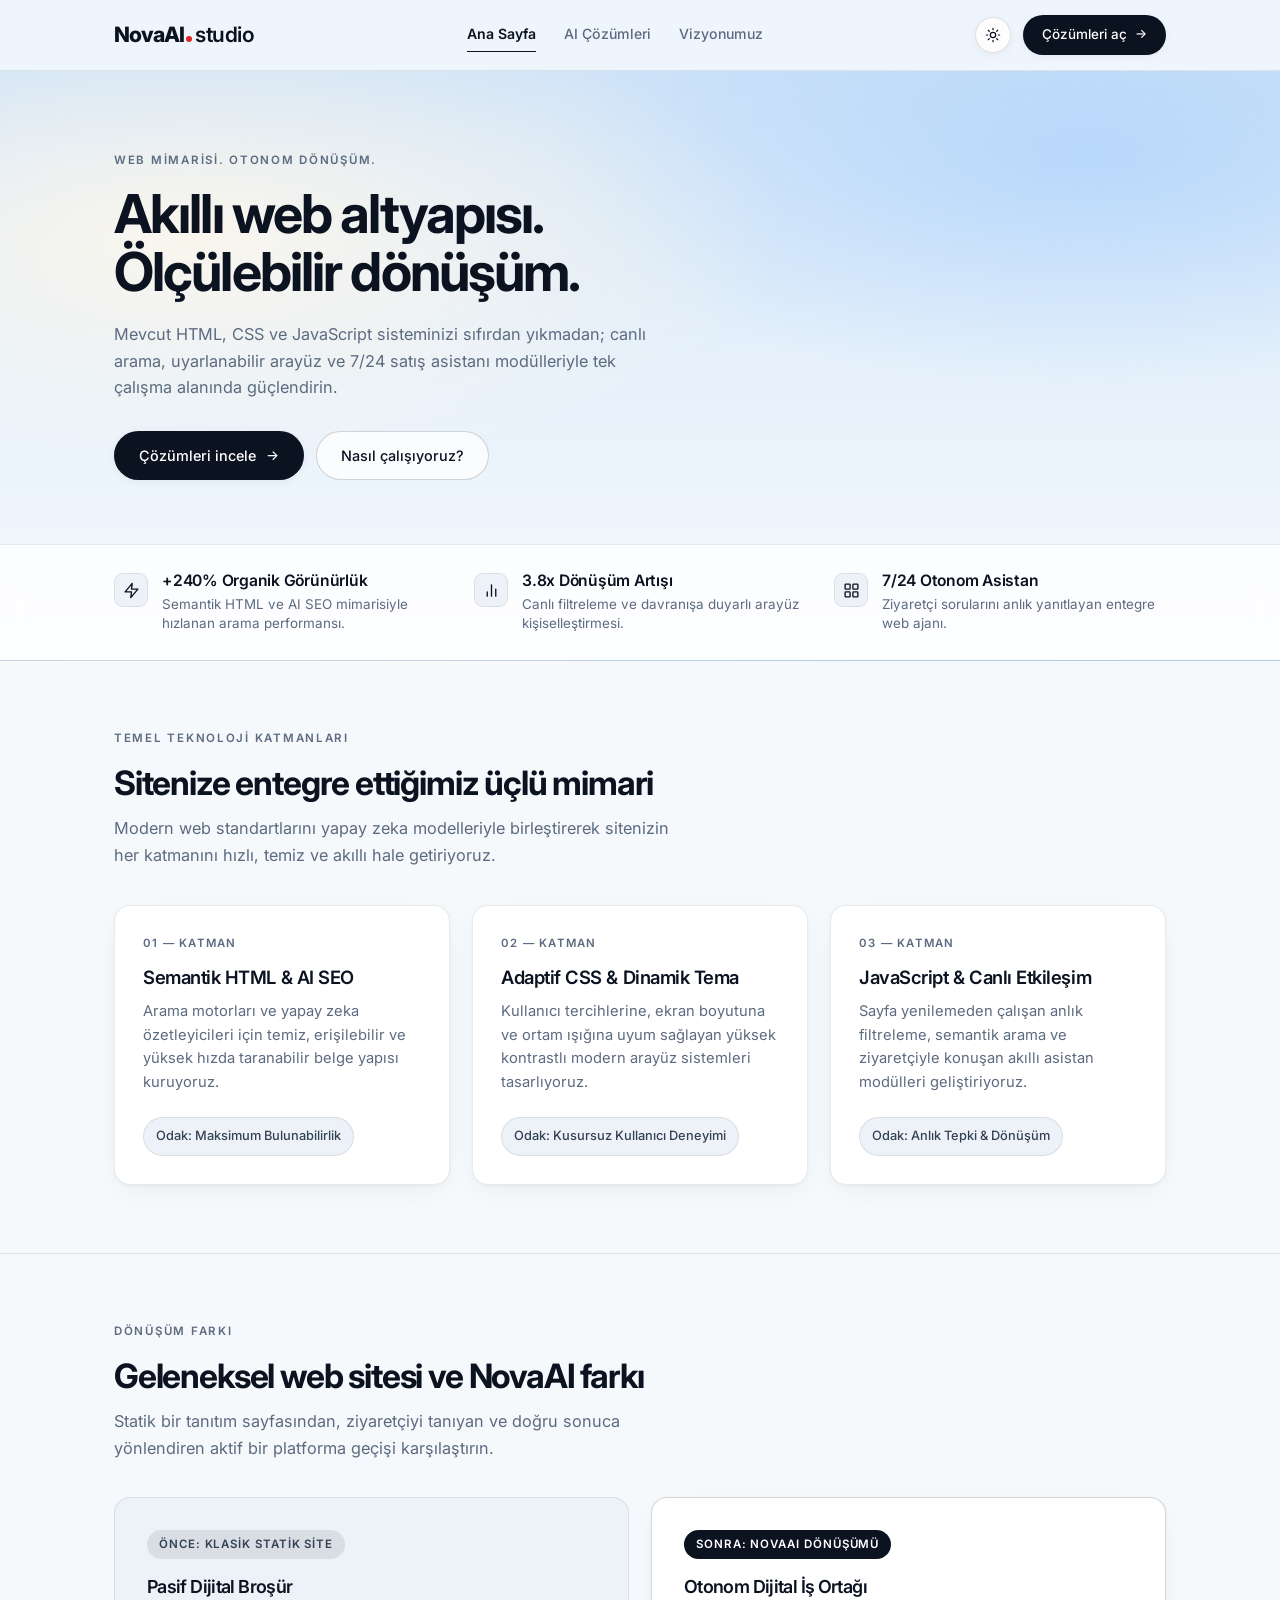
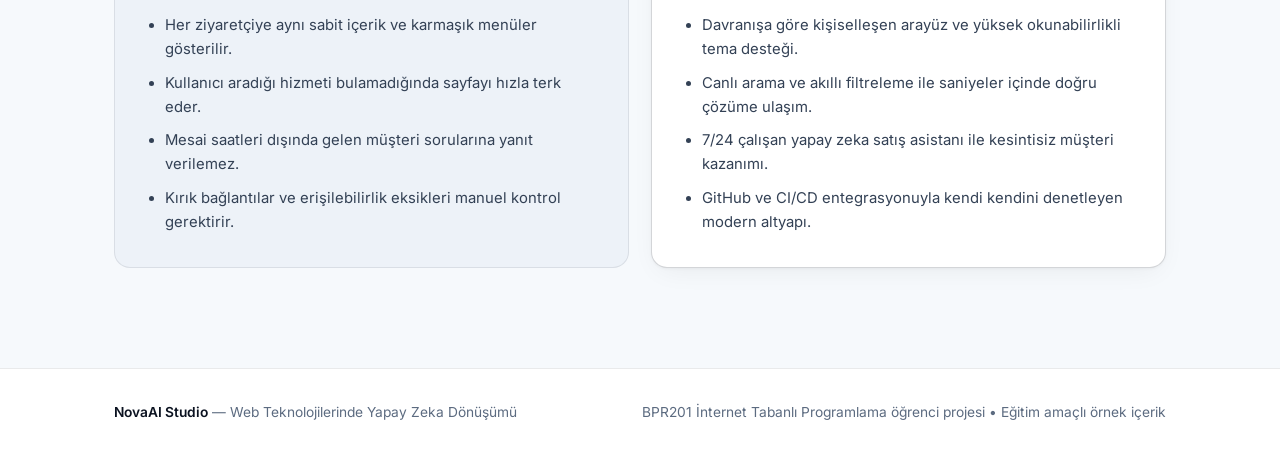
<file: index.html>
<!DOCTYPE html>
<html lang="tr">
<head>
  <meta charset="UTF-8">
  <meta name="viewport" content="width=device-width, initial-scale=1.0">
  <title>Ana Sayfa | NovaAI Studio</title>
  <link rel="stylesheet" href="style.css">
  <script src="script.js" defer></script>
</head>
<body>
  <header class="site-header">
    <div class="container nav-container">
      <a href="index.html" class="brand">
        NovaAI<span class="brand-dot" aria-hidden="true"></span><span>studio</span>
      </a>

      <nav class="nav-center" aria-label="Ana Menü">
        <ul class="nav-list">
          <li><a href="index.html" class="active">Ana Sayfa</a></li>
          <li><a href="cozumler.html">AI Çözümleri</a></li>
          <li><a href="vizyonumuz.html">Vizyonumuz</a></li>
        </ul>
      </nav>

      <div class="nav-right">
        <button type="button" id="theme-toggle" class="theme-toggle" aria-label="Koyu temaya geç" aria-pressed="false" title="Koyu temaya geç">
          <svg viewBox="0 0 24 24" aria-hidden="true">
            <circle cx="12" cy="12" r="4"></circle>
            <path d="M12 2v2M12 20v2M4.93 4.93l1.41 1.41M17.66 17.66l1.41 1.41M2 12h2M20 12h2M4.93 19.07l1.41-1.41M17.66 6.34l1.41-1.41"></path>
          </svg>
        </button>
        <a href="cozumler.html" class="header-cta">
          Çözümleri aç <span class="btn-arrow" aria-hidden="true">→</span>
        </a>
      </div>
    </div>
  </header>

  <main>
    <!-- Hero Bölümü -->
    <section class="hero">
      <div class="container hero-inner">
        <span class="eyebrow">WEB MİMARİSİ. OTONOM DÖNÜŞÜM.</span>
        <h1>Akıllı web altyapısı.<br>Ölçülebilir dönüşüm.</h1>
        <p class="hero-desc">
          Mevcut HTML, CSS ve JavaScript sisteminizi sıfırdan yıkmadan; canlı arama, uyarlanabilir arayüz ve 7/24 satış asistanı modülleriyle tek çalışma alanında güçlendirin.
        </p>
        <div class="hero-actions">
          <a href="cozumler.html" class="btn btn-primary">
            Çözümleri incele <span class="btn-arrow" aria-hidden="true">→</span>
          </a>
          <a href="vizyonumuz.html" class="btn btn-outline">
            Nasıl çalışıyoruz?
          </a>
        </div>
      </div>

      <div class="hero-strip">
        <div class="container">
          <div class="metrics-bar" aria-label="Performans Metrikleri">
            <div class="metric-item">
              <div class="metric-icon" aria-hidden="true">
                <svg viewBox="0 0 24 24">
                  <polygon points="13 2 3 14 12 14 11 22 21 10 12 10 13 2"></polygon>
                </svg>
              </div>
              <div>
                <strong>+240% Organik Görünürlük</strong>
                <span>Semantik HTML ve AI SEO mimarisiyle hızlanan arama performansı.</span>
              </div>
            </div>

            <div class="metric-item">
              <div class="metric-icon" aria-hidden="true">
                <svg viewBox="0 0 24 24">
                  <line x1="18" y1="20" x2="18" y2="10"></line>
                  <line x1="12" y1="20" x2="12" y2="4"></line>
                  <line x1="6" y1="20" x2="6" y2="14"></line>
                </svg>
              </div>
              <div>
                <strong>3.8x Dönüşüm Artışı</strong>
                <span>Canlı filtreleme ve davranışa duyarlı arayüz kişiselleştirmesi.</span>
              </div>
            </div>

            <div class="metric-item">
              <div class="metric-icon" aria-hidden="true">
                <svg viewBox="0 0 24 24">
                  <rect x="3" y="3" width="7" height="7" rx="1"></rect>
                  <rect x="14" y="3" width="7" height="7" rx="1"></rect>
                  <rect x="14" y="14" width="7" height="7" rx="1"></rect>
                  <rect x="3" y="14" width="7" height="7" rx="1"></rect>
                </svg>
              </div>
              <div>
                <strong>7/24 Otonom Asistan</strong>
                <span>Ziyaretçi sorularını anlık yanıtlayan entegre web ajanı.</span>
              </div>
            </div>
          </div>
        </div>
      </div>
    </section>

    <!-- Temel Yetenekler Bölümü -->
    <section class="section">
      <div class="container">
        <div class="section-header">
          <span class="eyebrow">TEMEL TEKNOLOJİ KATMANLARI</span>
          <h2>Sitenize entegre ettiğimiz üçlü mimari</h2>
          <p class="section-lead">
            Modern web standartlarını yapay zeka modelleriyle birleştirerek sitenizin her katmanını hızlı, temiz ve akıllı hale getiriyoruz.
          </p>
        </div>

        <div class="grid-3">
          <article class="feature-card">
            <div>
              <div class="card-step">01 — KATMAN</div>
              <h3 class="card-title">Semantik HTML &amp; AI SEO</h3>
              <p class="card-desc">
                Arama motorları ve yapay zeka özetleyicileri için temiz, erişilebilir ve yüksek hızda taranabilir belge yapısı kuruyoruz.
              </p>
            </div>
            <p class="card-location">Odak: Maksimum Bulunabilirlik</p>
          </article>

          <article class="feature-card">
            <div>
              <div class="card-step">02 — KATMAN</div>
              <h3 class="card-title">Adaptif CSS &amp; Dinamik Tema</h3>
              <p class="card-desc">
                Kullanıcı tercihlerine, ekran boyutuna ve ortam ışığına uyum sağlayan yüksek kontrastlı modern arayüz sistemleri tasarlıyoruz.
              </p>
            </div>
            <p class="card-location">Odak: Kusursuz Kullanıcı Deneyimi</p>
          </article>

          <article class="feature-card">
            <div>
              <div class="card-step">03 — KATMAN</div>
              <h3 class="card-title">JavaScript &amp; Canlı Etkileşim</h3>
              <p class="card-desc">
                Sayfa yenilemeden çalışan anlık filtreleme, semantik arama ve ziyaretçiyle konuşan akıllı asistan modülleri geliştiriyoruz.
              </p>
            </div>
            <p class="card-location">Odak: Anlık Tepki &amp; Dönüşüm</p>
          </article>
        </div>
      </div>
    </section>

    <!-- Önce / Sonra Karşılaştırma Bölümü -->
    <section class="section">
      <div class="container">
        <div class="section-header">
          <span class="eyebrow">DÖNÜŞÜM FARKI</span>
          <h2>Geleneksel web sitesi ve NovaAI farkı</h2>
          <p class="section-lead">
            Statik bir tanıtım sayfasından, ziyaretçiyi tanıyan ve doğru sonuca yönlendiren aktif bir platforma geçişi karşılaştırın.
          </p>
        </div>

        <div class="comparison-box">
          <div class="comp-col comp-old">
            <span class="badge badge-muted">Önce: Klasik Statik Site</span>
            <h3>Pasif Dijital Broşür</h3>
            <ul>
              <li>Her ziyaretçiye aynı sabit içerik ve karmaşık menüler gösterilir.</li>
              <li>Kullanıcı aradığı hizmeti bulamadığında sayfayı hızla terk eder.</li>
              <li>Mesai saatleri dışında gelen müşteri sorularına yanıt verilemez.</li>
              <li>Kırık bağlantılar ve erişilebilirlik eksikleri manuel kontrol gerektirir.</li>
            </ul>
          </div>

          <div class="comp-col comp-new">
            <span class="badge badge-accent">Sonra: NovaAI Dönüşümü</span>
            <h3>Otonom Dijital İş Ortağı</h3>
            <ul>
              <li>Davranışa göre kişiselleşen arayüz ve yüksek okunabilirlikli tema desteği.</li>
              <li>Canlı arama ve akıllı filtreleme ile saniyeler içinde doğru çözüme ulaşım.</li>
              <li>7/24 çalışan yapay zeka satış asistanı ile kesintisiz müşteri kazanımı.</li>
              <li>GitHub ve CI/CD entegrasyonuyla kendi kendini denetleyen modern altyapı.</li>
            </ul>
          </div>
        </div>
      </div>
    </section>
  </main>

  <footer class="site-footer">
    <div class="container footer-inner">
      <p><strong>NovaAI Studio</strong> — Web Teknolojilerinde Yapay Zeka Dönüşümü</p>
      <p>BPR201 İnternet Tabanlı Programlama öğrenci projesi • Eğitim amaçlı örnek içerik</p>
    </div>
  </footer>
</body>
</html>
</file>
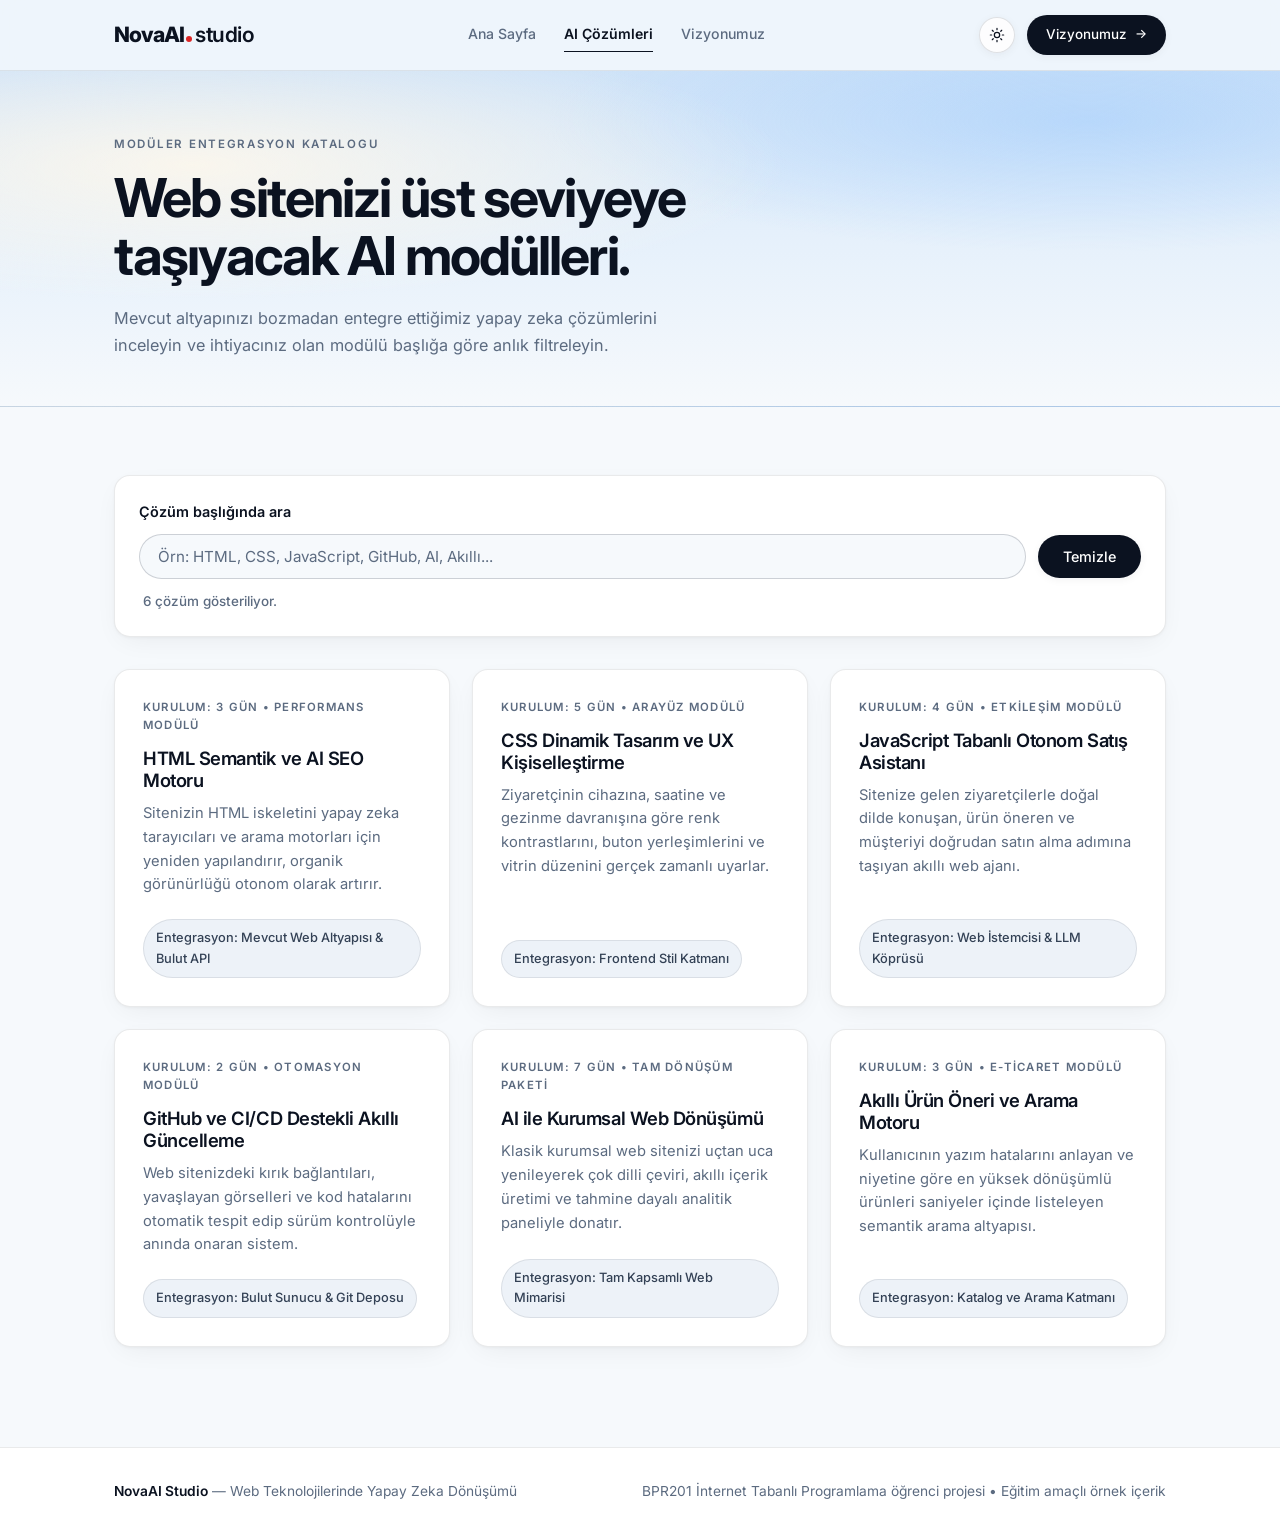
<file: cozumler.html>
<!DOCTYPE html>
<html lang="tr">
<head>
  <meta charset="UTF-8">
  <meta name="viewport" content="width=device-width, initial-scale=1.0">
  <title>AI Çözümleri | NovaAI Studio</title>
  <link rel="stylesheet" href="style.css">
  <script src="script.js" defer></script>
</head>
<body>
  <header class="site-header">
    <div class="container nav-container">
      <a href="index.html" class="brand">
        NovaAI<span class="brand-dot" aria-hidden="true"></span><span>studio</span>
      </a>

      <nav class="nav-center" aria-label="Ana Menü">
        <ul class="nav-list">
          <li><a href="index.html">Ana Sayfa</a></li>
          <li><a href="cozumler.html" class="active">AI Çözümleri</a></li>
          <li><a href="vizyonumuz.html">Vizyonumuz</a></li>
        </ul>
      </nav>

      <div class="nav-right">
        <button type="button" id="theme-toggle" class="theme-toggle" aria-label="Koyu temaya geç" aria-pressed="false" title="Koyu temaya geç">
          <svg viewBox="0 0 24 24" aria-hidden="true">
            <circle cx="12" cy="12" r="4"></circle>
            <path d="M12 2v2M12 20v2M4.93 4.93l1.41 1.41M17.66 17.66l1.41 1.41M2 12h2M20 12h2M4.93 19.07l1.41-1.41M17.66 6.34l1.41-1.41"></path>
          </svg>
        </button>
        <a href="vizyonumuz.html" class="header-cta">
          Vizyonumuz <span class="btn-arrow" aria-hidden="true">→</span>
        </a>
      </div>
    </div>
  </header>

  <main>
    <section class="page-hero">
      <div class="container">
        <span class="eyebrow">MODÜLER ENTEGRASYON KATALOGU</span>
        <h1>Web sitenizi üst seviyeye taşıyacak AI modülleri.</h1>
        <p class="section-lead">
          Mevcut altyapınızı bozmadan entegre ettiğimiz yapay zeka çözümlerini inceleyin ve ihtiyacınız olan modülü başlığa göre anlık filtreleyin.
        </p>
      </div>
    </section>

    <section class="section">
      <div class="container">
        <div class="search-panel">
          <label for="event-search" class="search-label">Çözüm başlığında ara</label>
          <div class="search-row">
            <input 
              type="search" 
              id="event-search" 
              class="search-input" 
              placeholder="Örn: HTML, CSS, JavaScript, GitHub, AI, Akıllı..." 
              autocomplete="off"
            >
            <button type="button" id="clear-search" class="btn btn-primary">Temizle</button>
          </div>
          <p id="result-count" class="result-count" aria-live="polite">6 çözüm gösteriliyor.</p>
        </div>

        <div id="empty-message" class="empty-state" hidden>
          Aramanıza uygun AI dönüşüm çözümü bulunamadı. Lütfen farklı bir anahtar kelime deneyin.
        </div>

        <div id="cards-grid" class="cards-grid">
          <!-- Kart 1 -->
          <article class="solution-card">
            <div>
              <div class="card-meta">KURULUM: 3 GÜN • PERFORMANS MODÜLÜ</div>
              <h2 class="card-title">HTML Semantik ve AI SEO Motoru</h2>
              <p class="card-desc">
                Sitenizin HTML iskeletini yapay zeka tarayıcıları ve arama motorları için yeniden yapılandırır, organik görünürlüğü otonom olarak artırır.
              </p>
            </div>
            <p class="card-location">Entegrasyon: Mevcut Web Altyapısı &amp; Bulut API</p>
          </article>

          <!-- Kart 2 -->
          <article class="solution-card">
            <div>
              <div class="card-meta">KURULUM: 5 GÜN • ARAYÜZ MODÜLÜ</div>
              <h2 class="card-title">CSS Dinamik Tasarım ve UX Kişiselleştirme</h2>
              <p class="card-desc">
                Ziyaretçinin cihazına, saatine ve gezinme davranışına göre renk kontrastlarını, buton yerleşimlerini ve vitrin düzenini gerçek zamanlı uyarlar.
              </p>
            </div>
            <p class="card-location">Entegrasyon: Frontend Stil Katmanı</p>
          </article>

          <!-- Kart 3 -->
          <article class="solution-card">
            <div>
              <div class="card-meta">KURULUM: 4 GÜN • ETKİLEŞİM MODÜLÜ</div>
              <h2 class="card-title">JavaScript Tabanlı Otonom Satış Asistanı</h2>
              <p class="card-desc">
                Sitenize gelen ziyaretçilerle doğal dilde konuşan, ürün öneren ve müşteriyi doğrudan satın alma adımına taşıyan akıllı web ajanı.
              </p>
            </div>
            <p class="card-location">Entegrasyon: Web İstemcisi &amp; LLM Köprüsü</p>
          </article>

          <!-- Kart 4 -->
          <article class="solution-card">
            <div>
              <div class="card-meta">KURULUM: 2 GÜN • OTOMASYON MODÜLÜ</div>
              <h2 class="card-title">GitHub ve CI/CD Destekli Akıllı Güncelleme</h2>
              <p class="card-desc">
                Web sitenizdeki kırık bağlantıları, yavaşlayan görselleri ve kod hatalarını otomatik tespit edip sürüm kontrolüyle anında onaran sistem.
              </p>
            </div>
            <p class="card-location">Entegrasyon: Bulut Sunucu &amp; Git Deposu</p>
          </article>

          <!-- Kart 5 -->
          <article class="solution-card">
            <div>
              <div class="card-meta">KURULUM: 7 GÜN • TAM DÖNÜŞÜM PAKETİ</div>
              <h2 class="card-title">AI ile Kurumsal Web Dönüşümü</h2>
              <p class="card-desc">
                Klasik kurumsal web sitenizi uçtan uca yenileyerek çok dilli çeviri, akıllı içerik üretimi ve tahmine dayalı analitik paneliyle donatır.
              </p>
            </div>
            <p class="card-location">Entegrasyon: Tam Kapsamlı Web Mimarisi</p>
          </article>

          <!-- Kart 6 (Slayt 30 Ders Sonu Görevi) -->
          <article class="solution-card">
            <div>
              <div class="card-meta">KURULUM: 3 GÜN • E-TİCARET MODÜLÜ</div>
              <h2 class="card-title">Akıllı Ürün Öneri ve Arama Motoru</h2>
              <p class="card-desc">
                Kullanıcının yazım hatalarını anlayan ve niyetine göre en yüksek dönüşümlü ürünleri saniyeler içinde listeleyen semantik arama altyapısı.
              </p>
            </div>
            <p class="card-location">Entegrasyon: Katalog ve Arama Katmanı</p>
          </article>
        </div>
      </div>
    </section>
  </main>

  <footer class="site-footer">
    <div class="container footer-inner">
      <p><strong>NovaAI Studio</strong> — Web Teknolojilerinde Yapay Zeka Dönüşümü</p>
      <p class="footer-sub">BPR201 İnternet Tabanlı Programlama öğrenci projesi • Eğitim amaçlı örnek içerik</p>
    </div>
  </footer>
</body>
</html>
</file>
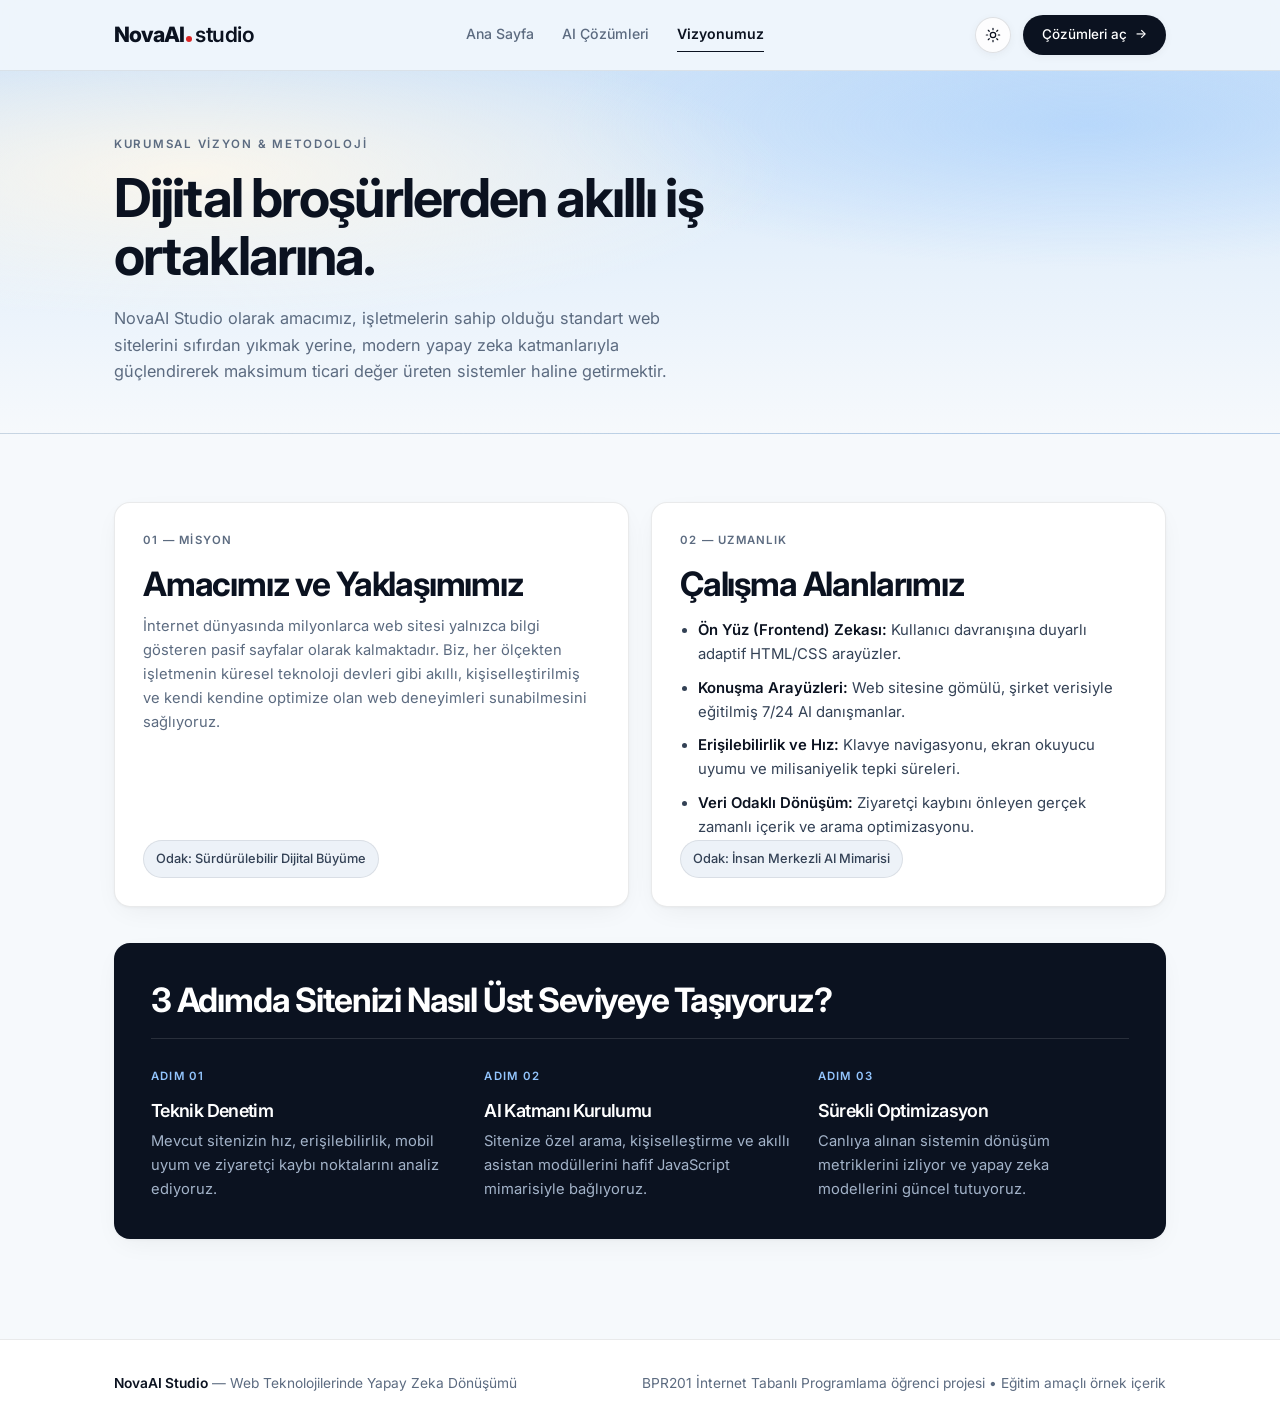
<file: vizyonumuz.html>
<!DOCTYPE html>
<html lang="tr">
<head>
  <meta charset="UTF-8">
  <meta name="viewport" content="width=device-width, initial-scale=1.0">
  <title>Vizyonumuz | NovaAI Studio</title>
  <link rel="stylesheet" href="style.css">
  <script src="script.js" defer></script>
</head>
<body>
  <header class="site-header">
    <div class="container nav-container">
      <a href="index.html" class="brand">
        NovaAI<span class="brand-dot" aria-hidden="true"></span><span>studio</span>
      </a>

      <nav class="nav-center" aria-label="Ana Menü">
        <ul class="nav-list">
          <li><a href="index.html">Ana Sayfa</a></li>
          <li><a href="cozumler.html">AI Çözümleri</a></li>
          <li><a href="vizyonumuz.html" class="active">Vizyonumuz</a></li>
        </ul>
      </nav>

      <div class="nav-right">
        <button type="button" id="theme-toggle" class="theme-toggle" aria-label="Koyu temaya geç" aria-pressed="false" title="Koyu temaya geç">
          <svg viewBox="0 0 24 24" aria-hidden="true">
            <circle cx="12" cy="12" r="4"></circle>
            <path d="M12 2v2M12 20v2M4.93 4.93l1.41 1.41M17.66 17.66l1.41 1.41M2 12h2M20 12h2M4.93 19.07l1.41-1.41M17.66 6.34l1.41-1.41"></path>
          </svg>
        </button>
        <a href="cozumler.html" class="header-cta">
          Çözümleri aç <span class="btn-arrow" aria-hidden="true">→</span>
        </a>
      </div>
    </div>
  </header>

  <main>
    <section class="page-hero">
      <div class="container">
        <span class="eyebrow">KURUMSAL VİZYON &amp; METODOLOJİ</span>
        <h1>Dijital broşürlerden akıllı iş ortaklarına.</h1>
        <p class="section-lead">
          NovaAI Studio olarak amacımız, işletmelerin sahip olduğu standart web sitelerini sıfırdan yıkmak yerine, modern yapay zeka katmanlarıyla güçlendirerek maksimum ticari değer üreten sistemler haline getirmektir.
        </p>
      </div>
    </section>

    <section class="section">
      <div class="container">
        <div class="grid-2">
          <article class="feature-card">
            <div>
              <div class="card-step">01 — MİSYON</div>
              <h2>Amacımız ve Yaklaşımımız</h2>
              <p class="card-desc">
                İnternet dünyasında milyonlarca web sitesi yalnızca bilgi gösteren pasif sayfalar olarak kalmaktadır. 
                Biz, her ölçekten işletmenin küresel teknoloji devleri gibi akıllı, kişiselleştirilmiş ve kendi kendine 
                optimize olan web deneyimleri sunabilmesini sağlıyoruz.
              </p>
            </div>
            <div class="card-location">Odak: Sürdürülebilir Dijital Büyüme</div>
          </article>

          <article class="feature-card">
            <div>
              <div class="card-step">02 — UZMANLIK</div>
              <h2>Çalışma Alanlarımız</h2>
              <ul class="clean-list">
                <li><strong>Ön Yüz (Frontend) Zekası:</strong> Kullanıcı davranışına duyarlı adaptif HTML/CSS arayüzler.</li>
                <li><strong>Konuşma Arayüzleri:</strong> Web sitesine gömülü, şirket verisiyle eğitilmiş 7/24 AI danışmanlar.</li>
                <li><strong>Erişilebilirlik ve Hız:</strong> Klavye navigasyonu, ekran okuyucu uyumu ve milisaniyelik tepki süreleri.</li>
                <li><strong>Veri Odaklı Dönüşüm:</strong> Ziyaretçi kaybını önleyen gerçek zamanlı içerik ve arama optimizasyonu.</li>
              </ul>
            </div>
            <div class="card-location">Odak: İnsan Merkezli AI Mimarisi</div>
          </article>
        </div>

        <div class="process-banner">
          <h2>3 Adımda Sitenizi Nasıl Üst Seviyeye Taşıyoruz?</h2>
          <div class="grid-3">
            <div>
              <div class="card-step">ADIM 01</div>
              <h3>Teknik Denetim</h3>
              <p class="card-desc">Mevcut sitenizin hız, erişilebilirlik, mobil uyum ve ziyaretçi kaybı noktalarını analiz ediyoruz.</p>
            </div>
            <div>
              <div class="card-step">ADIM 02</div>
              <h3>AI Katmanı Kurulumu</h3>
              <p class="card-desc">Sitenize özel arama, kişiselleştirme ve akıllı asistan modüllerini hafif JavaScript mimarisiyle bağlıyoruz.</p>
            </div>
            <div>
              <div class="card-step">ADIM 03</div>
              <h3>Sürekli Optimizasyon</h3>
              <p class="card-desc">Canlıya alınan sistemin dönüşüm metriklerini izliyor ve yapay zeka modellerini güncel tutuyoruz.</p>
            </div>
          </div>
        </div>
      </div>
    </section>
  </main>

  <footer class="site-footer">
    <div class="container footer-inner">
      <p><strong>NovaAI Studio</strong> — Web Teknolojilerinde Yapay Zeka Dönüşümü</p>
      <p>BPR201 İnternet Tabanlı Programlama öğrenci projesi • Eğitim amaçlı örnek içerik</p>
    </div>
  </footer>
</body>
</html>
</file>
<file: style.css>
@import url('https://fonts.googleapis.com/css2?family=Inter:wght@400;500;600;700;800&display=swap');

:root {
  /* VARSAYILAN: AÇIK TEMA (N.live İlhamlı Buzul Beyazı, Gece Laciverti ve Kırmızı Vurgu) */
  --bg-main: #f6f9fc;
  --bg-surface: #ffffff;
  --bg-subtle: #edf2f8;
  --bg-glass: rgba(255, 255, 255, 0.72);
  --text-navy: #0b1220;
  --text-body: #334155;
  --text-muted: #5c6b80;
  --accent-red: #dc2626;
  --accent-blue: #1d4ed8;
  --accent-soft: #eff6ff;
  --accent-border: #bfdbfe;
  --btn-primary-bg: #0b1220;
  --btn-primary-text: #ffffff;
  --btn-primary-hover: #1e293b;
  --header-cta-bg: #0b1220;
  --header-cta-text: #ffffff;
  --header-cta-border: transparent;
  --toggle-bg: rgba(255, 255, 255, 0.85);
  --toggle-border: rgba(11, 18, 32, 0.12);
  --border-color: rgba(15, 23, 42, 0.09);
  --border-strong: rgba(15, 23, 42, 0.18);
  --focus-ring: #2563eb;
  --shadow-sm: 0 2px 8px rgba(11, 18, 32, 0.05);
  --shadow-card: 0 8px 28px -8px rgba(11, 18, 32, 0.07), 0 1px 3px rgba(11, 18, 32, 0.04);
  --shadow-card-hover: 0 16px 36px -10px rgba(11, 18, 32, 0.12), 0 2px 6px rgba(11, 18, 32, 0.05);
  --header-bg: rgba(236, 244, 252, 0.78);
  --hero-bg:
    radial-gradient(ellipse 75% 65% at 15% 28%, rgba(255, 248, 235, 0.85), transparent 62%),
    radial-gradient(ellipse 65% 60% at 85% 15%, rgba(147, 197, 253, 0.45), transparent 65%),
    linear-gradient(180deg, #cfe3f8 0%, #e5f0fb 48%, #f6f9fc 100%);
  --strip-bg: rgba(255, 255, 255, 0.78);
  --banner-bg: #0b1220;
  --banner-text: #ffffff;
  --banner-muted: #a3b3c9;
  --banner-accent: #93c5fd;
  --radius: 16px;
  --radius-sm: 10px;
}

/* KOYU TEMA (N.live Gece Fiyordu / Derin Lacivert & Beyaz Hap Butonlar) */
body.dark-theme {
  --bg-main: #08101e;
  --bg-surface: #0f192b;
  --bg-subtle: #152238;
  --bg-glass: rgba(15, 25, 43, 0.72);
  --text-navy: #ffffff;
  --text-body: #cbd5e1;
  --text-muted: #93a4bc;
  --accent-red: #ef4444;
  --accent-blue: #60a5fa;
  --accent-soft: rgba(96, 165, 250, 0.12);
  --accent-border: rgba(96, 165, 250, 0.28);
  --btn-primary-bg: #ffffff;
  --btn-primary-text: #0b1220;
  --btn-primary-hover: #e2e8f0;
  --header-cta-bg: rgba(15, 25, 43, 0.82);
  --header-cta-text: #ffffff;
  --header-cta-border: rgba(255, 255, 255, 0.16);
  --toggle-bg: rgba(15, 25, 43, 0.72);
  --toggle-border: rgba(255, 255, 255, 0.16);
  --border-color: rgba(255, 255, 255, 0.09);
  --border-strong: rgba(255, 255, 255, 0.2);
  --focus-ring: #60a5fa;
  --shadow-sm: 0 2px 10px rgba(0, 0, 0, 0.3);
  --shadow-card: 0 10px 30px -10px rgba(0, 0, 0, 0.45);
  --shadow-card-hover: 0 18px 40px -10px rgba(0, 0, 0, 0.6);
  --header-bg: rgba(16, 28, 46, 0.72);
  --hero-bg:
    radial-gradient(ellipse 70% 55% at 22% 24%, rgba(148, 163, 184, 0.22), transparent 62%),
    radial-gradient(ellipse 65% 55% at 80% 18%, rgba(56, 102, 168, 0.34), transparent 64%),
    linear-gradient(180deg, #324660 0%, #1c2c44 42%, #08101e 100%);
  --strip-bg: rgba(8, 16, 30, 0.72);
  --banner-bg: #0f192b;
  --banner-text: #ffffff;
  --banner-muted: #93a4bc;
  --banner-accent: #60a5fa;
}

[hidden] {
  display: none !important;
}

* {
  box-sizing: border-box;
  margin: 0;
  padding: 0;
}

html, body {
  background-color: var(--bg-main);
  color: var(--text-body);
  font-family: 'Inter', -apple-system, BlinkMacSystemFont, 'Segoe UI', Roboto, sans-serif;
  line-height: 1.6;
  -webkit-font-smoothing: antialiased;
  -moz-osx-font-smoothing: grayscale;
  overflow-x: hidden;
  transition: background-color 0.25s ease, color 0.25s ease;
}

/* Maksimum 1100px genişlik kuralı */
.container {
  max-width: 1100px;
  margin: 0 auto;
  padding: 0 24px;
}

/* Klavye (Tab) erişilebilirliği için görünür focus stili */
a:focus-visible,
button:focus-visible,
input:focus-visible {
  outline: 2px solid var(--focus-ring);
  outline-offset: 3px;
}

/* Tipografi (N.live Tarzı Keskin, Sıkı Aralık Neo-Grotesk) */
h1, h2, h3, .brand {
  font-family: 'Inter', -apple-system, BlinkMacSystemFont, sans-serif;
  color: var(--text-navy);
  letter-spacing: -0.035em;
}

h1 {
  font-size: clamp(2.15rem, 4.6vw, 3.35rem);
  line-height: 1.08;
  font-weight: 700;
  margin-bottom: 20px;
  max-width: 760px;
}

.text-gradient {
  color: var(--text-navy);
}

h2 {
  font-size: clamp(1.5rem, 2.8vw, 2.1rem);
  line-height: 1.18;
  font-weight: 700;
  margin-bottom: 12px;
}

h3 {
  font-size: 1.12rem;
  line-height: 1.3;
  font-weight: 600;
  margin-bottom: 8px;
}

/* Üst Navigasyon (N.live 3 Sütunlu Sade Üst Bar) */
.site-header {
  background-color: var(--header-bg);
  backdrop-filter: blur(14px);
  -webkit-backdrop-filter: blur(14px);
  border-bottom: 1px solid var(--border-color);
  padding: 15px 0;
  position: sticky;
  top: 0;
  z-index: 100;
  transition: background-color 0.25s ease, border-color 0.25s ease;
}

.nav-container {
  display: flex;
  align-items: center;
  justify-content: space-between;
  flex-wrap: wrap;
  gap: 16px;
}

/* N.live Benzeri Marka Logosu (NovaAI . studio) */
.brand {
  color: var(--text-navy);
  text-decoration: none;
  font-weight: 800;
  font-size: 1.32rem;
  display: inline-flex;
  align-items: baseline;
  gap: 0;
  letter-spacing: -0.045em;
}

.brand span {
  color: var(--text-navy);
  font-weight: 600;
  letter-spacing: -0.025em;
}

.brand-dot {
  width: 6px;
  height: 6px;
  border-radius: 50%;
  background-color: var(--accent-red);
  display: inline-block;
  margin: 0 3px 0 2px;
  flex-shrink: 0;
}

.nav-center {
  display: flex;
  align-items: center;
}

.nav-list {
  list-style: none;
  display: flex;
  align-items: center;
  flex-wrap: wrap;
  gap: 28px;
}

.nav-list a {
  color: var(--text-muted);
  text-decoration: none;
  font-weight: 500;
  font-size: 0.88rem;
  padding: 4px 0;
  position: relative;
  transition: color 0.18s ease;
  display: inline-block;
}

.nav-list a:hover {
  color: var(--text-navy);
}

.nav-list a.active {
  color: var(--text-navy);
  font-weight: 600;
}

.nav-list a.active::after {
  content: "";
  position: absolute;
  left: 0;
  right: 0;
  bottom: -2px;
  height: 1.5px;
  background-color: var(--text-navy);
}

.nav-right {
  display: flex;
  align-items: center;
  gap: 12px;
  flex-wrap: wrap;
}

/* Yuvarlak Minimalist SVG Tema Butonu (N.live Tarzı) */
.theme-toggle {
  width: 36px;
  height: 36px;
  border-radius: 999px;
  background-color: var(--toggle-bg);
  color: var(--text-navy);
  border: 1px solid var(--toggle-border);
  display: inline-flex;
  align-items: center;
  justify-content: center;
  cursor: pointer;
  padding: 0;
  transition: transform 0.18s ease, background-color 0.2s ease, border-color 0.2s ease;
  box-shadow: var(--shadow-sm);
}

.theme-toggle:hover {
  border-color: var(--border-strong);
  transform: scale(1.04);
}

.theme-toggle svg {
  width: 16px;
  height: 16px;
  stroke: currentColor;
  fill: none;
  stroke-width: 1.85;
  stroke-linecap: round;
  stroke-linejoin: round;
}

/* Üst Menü Aksiyon Hap Butonu ("Çözümleri aç →") */
.header-cta {
  display: inline-flex;
  align-items: center;
  gap: 8px;
  background-color: var(--header-cta-bg);
  color: var(--header-cta-text);
  border: 1px solid var(--header-cta-border);
  padding: 8px 18px;
  border-radius: 999px;
  font-size: 0.84rem;
  font-weight: 500;
  text-decoration: none;
  transition: opacity 0.18s ease, transform 0.18s ease, background-color 0.18s ease;
  box-shadow: var(--shadow-sm);
}

.header-cta:hover {
  opacity: 0.92;
  transform: translateY(-1px);
}

.header-cta .btn-arrow,
.btn .btn-arrow {
  display: inline-block;
  transition: transform 0.2s ease;
  font-size: 0.95em;
  line-height: 1;
}

.header-cta:hover .btn-arrow,
.btn:hover .btn-arrow {
  transform: translateX(3px);
}

/* Hero Bölümü (Atmosferik Gökyüzü / Fiyort Degradesi) */
.hero {
  background: var(--hero-bg);
  border-bottom: 1px solid var(--border-color);
  padding: 80px 0 0;
  position: relative;
}

.hero-inner {
  padding-bottom: 64px;
}

.eyebrow {
  display: block;
  font-size: 0.72rem;
  font-weight: 600;
  letter-spacing: 0.15em;
  text-transform: uppercase;
  color: var(--text-muted);
  margin-bottom: 16px;
}

.hero-desc,
.section-lead {
  font-size: 1.02rem;
  color: var(--text-muted);
  max-width: 560px;
  margin-bottom: 30px;
  line-height: 1.65;
  font-weight: 400;
}

.hero-actions {
  display: flex;
  flex-wrap: wrap;
  align-items: center;
  gap: 12px;
}

/* Hap (Pill) Butonlar (N.live Tarzı) */
.btn {
  display: inline-flex;
  align-items: center;
  justify-content: center;
  gap: 10px;
  padding: 12px 24px;
  font-size: 0.9rem;
  font-weight: 500;
  border-radius: 999px;
  text-decoration: none;
  cursor: pointer;
  border: 1px solid transparent;
  transition: background-color 0.2s ease, color 0.2s ease, border-color 0.2s ease, transform 0.18s ease, box-shadow 0.2s ease;
  font-family: inherit;
}

.btn-primary {
  background-color: var(--btn-primary-bg);
  color: var(--btn-primary-text);
  box-shadow: var(--shadow-sm);
}

.btn-primary:hover {
  background-color: var(--btn-primary-hover);
  transform: translateY(-1px);
}

.btn-outline {
  background-color: var(--bg-glass);
  backdrop-filter: blur(8px);
  -webkit-backdrop-filter: blur(8px);
  color: var(--text-navy);
  border-color: var(--border-strong);
}

.btn-outline:hover {
  background-color: var(--bg-surface);
  border-color: var(--text-muted);
  transform: translateY(-1px);
}

/* Hero Altı Yatay Özellik / Metrik Şeridi (N.live Alt Şeridi Tarzı) */
.hero-strip {
  background-color: var(--strip-bg);
  backdrop-filter: blur(12px);
  -webkit-backdrop-filter: blur(12px);
  border-top: 1px solid var(--border-color);
  padding: 26px 0;
}

.metrics-bar {
  display: grid;
  grid-template-columns: repeat(3, 1fr);
  gap: 28px;
}

.metric-item {
  display: flex;
  align-items: flex-start;
  gap: 14px;
}

.metric-icon {
  width: 34px;
  height: 34px;
  border-radius: 9px;
  background-color: var(--bg-subtle);
  border: 1px solid var(--border-color);
  color: var(--text-navy);
  display: inline-flex;
  align-items: center;
  justify-content: center;
  flex-shrink: 0;
  margin-top: 2px;
}

.metric-icon svg {
  width: 17px;
  height: 17px;
  stroke: currentColor;
  fill: none;
  stroke-width: 1.9;
  stroke-linecap: round;
  stroke-linejoin: round;
}

.metric-item strong {
  display: block;
  font-size: 0.98rem;
  line-height: 1.3;
  color: var(--text-navy);
  font-weight: 600;
  margin-bottom: 3px;
  letter-spacing: -0.015em;
}

.metric-item span {
  font-size: 0.84rem;
  color: var(--text-muted);
  font-weight: 400;
  display: block;
  line-height: 1.45;
}

/* Genel Bölüm ve Grid Yapıları */
.section {
  padding: 68px 0;
}

.section + .section {
  border-top: 1px solid var(--border-color);
}

/* Alt Sayfa Üst Atmosfer Şeridi */
.page-hero {
  background: var(--hero-bg);
  border-bottom: 1px solid var(--border-color);
  padding: 64px 0 48px;
}

.page-hero .section-lead {
  margin-bottom: 0;
}

.section-header {
  margin-bottom: 36px;
}

.section-header .section-lead {
  margin-bottom: 0;
}

.grid-3,
.cards-grid {
  display: grid;
  grid-template-columns: repeat(3, 1fr);
  gap: 22px;
}

.grid-2,
.comparison-box {
  display: grid;
  grid-template-columns: repeat(2, 1fr);
  gap: 22px;
}

/* Modern Fintech / Kurumsal Kartlar */
.feature-card,
.solution-card {
  background-color: var(--bg-surface);
  border: 1px solid var(--border-color);
  border-radius: var(--radius);
  padding: 28px;
  box-shadow: var(--shadow-card);
  transition: transform 0.2s ease, border-color 0.2s ease, box-shadow 0.2s ease;
  display: flex;
  flex-direction: column;
  justify-content: space-between;
}

.feature-card:hover,
.solution-card:hover {
  transform: translateY(-2px);
  border-color: var(--border-strong);
  box-shadow: var(--shadow-card-hover);
}

.card-step,
.card-meta {
  font-size: 0.71rem;
  font-weight: 600;
  color: var(--text-muted);
  letter-spacing: 0.11em;
  margin-bottom: 14px;
  text-transform: uppercase;
}

.card-title {
  font-size: 1.15rem;
  margin-bottom: 10px;
  color: var(--text-navy);
  font-weight: 600;
  letter-spacing: -0.025em;
}

.card-desc {
  color: var(--text-muted);
  font-size: 0.92rem;
  line-height: 1.62;
  margin-bottom: 22px;
}

.card-location {
  font-size: 0.8rem;
  font-weight: 500;
  color: var(--text-body);
  background-color: var(--bg-subtle);
  border: 1px solid var(--border-color);
  padding: 8px 12px;
  border-radius: 999px;
  display: inline-block;
  align-self: flex-start;
}

/* Önce / Sonra Karşılaştırma Kutusu */
.comp-col {
  padding: 32px;
  border-radius: var(--radius);
  border: 1px solid var(--border-color);
}

.comp-old {
  background-color: var(--bg-subtle);
}

.comp-new {
  background-color: var(--bg-surface);
  border-color: var(--border-strong);
  box-shadow: var(--shadow-card);
}

.comp-col ul,
.clean-list {
  margin-top: 16px;
  padding-left: 18px;
  color: var(--text-body);
  font-size: 0.93rem;
}

.comp-col li,
.clean-list li {
  margin-bottom: 10px;
}

.comp-col li:last-child,
.clean-list li:last-child {
  margin-bottom: 0;
}

.clean-list strong {
  color: var(--text-navy);
  font-weight: 600;
}

.badge {
  display: inline-flex;
  align-items: center;
  gap: 6px;
  font-size: 0.72rem;
  font-weight: 600;
  letter-spacing: 0.08em;
  padding: 5px 12px;
  border-radius: 999px;
  margin-bottom: 16px;
  text-transform: uppercase;
}

.badge-muted {
  background-color: var(--border-color);
  color: var(--text-body);
}

.badge-accent {
  background-color: var(--btn-primary-bg);
  color: var(--btn-primary-text);
}

/* Arama Paneli */
.search-panel {
  background-color: var(--bg-surface);
  padding: 24px;
  border-radius: var(--radius);
  border: 1px solid var(--border-color);
  margin-bottom: 32px;
  box-shadow: var(--shadow-card);
}

.search-label {
  display: block;
  font-weight: 600;
  margin-bottom: 10px;
  color: var(--text-navy);
  font-size: 0.9rem;
}

.search-row {
  display: flex;
  gap: 12px;
  align-items: center;
}

.search-input {
  flex: 1;
  min-width: 0;
  padding: 12px 18px;
  font-size: 0.95rem;
  border: 1px solid var(--border-strong);
  border-radius: 999px;
  color: var(--text-navy);
  background-color: var(--bg-main);
  font-family: inherit;
  transition: border-color 0.18s ease, box-shadow 0.18s ease, background-color 0.18s ease;
}

.search-input::placeholder {
  color: var(--text-muted);
}

.search-input:focus {
  border-color: var(--focus-ring);
  background-color: var(--bg-surface);
  box-shadow: 0 0 0 3px var(--accent-soft);
}

.result-count {
  margin-top: 12px;
  font-size: 0.84rem;
  color: var(--text-muted);
  font-weight: 500;
  padding-left: 4px;
}

.empty-state {
  background-color: var(--bg-surface);
  color: var(--text-navy);
  border: 1px solid var(--border-strong);
  padding: 18px 22px;
  border-radius: var(--radius-sm);
  margin-bottom: 28px;
  font-weight: 500;
  font-size: 0.94rem;
}

/* Süreç Bannerı (Vizyon Sayfası Kontrast Bandı) */
.process-banner {
  margin-top: 36px;
  background-color: var(--banner-bg);
  color: var(--banner-text);
  border: 1px solid var(--border-color);
  border-radius: var(--radius);
  padding: 36px;
  box-shadow: var(--shadow-card);
}

.process-banner h2,
.process-banner h3 {
  color: var(--banner-text);
}

.process-banner h2 {
  margin-bottom: 28px;
  padding-bottom: 18px;
  border-bottom: 1px solid rgba(255, 255, 255, 0.12);
}

.process-banner .card-step {
  color: var(--banner-accent);
}

.process-banner .card-desc {
  color: var(--banner-muted);
  margin-bottom: 0;
}

/* Footer */
.site-footer {
  border-top: 1px solid var(--border-color);
  background-color: var(--bg-surface);
  padding: 32px 0;
  margin-top: 32px;
}

.footer-inner {
  display: flex;
  flex-wrap: wrap;
  justify-content: space-between;
  align-items: center;
  gap: 10px 24px;
  font-size: 0.86rem;
  color: var(--text-muted);
}

.footer-inner strong {
  color: var(--text-navy);
  font-weight: 600;
}

/* 700px altında tek sütun kuralı ve 390px mobil uyumluluk */
@media (max-width: 700px) {
  .container {
    padding: 0 18px;
  }

  .hero {
    padding-top: 48px;
  }

  .hero-inner {
    padding-bottom: 44px;
  }

  .page-hero {
    padding: 44px 0 36px;
  }

  .section {
    padding: 48px 0;
  }

  .grid-3,
  .grid-2,
  .cards-grid,
  .comparison-box,
  .metrics-bar {
    grid-template-columns: 1fr;
  }

  .search-row {
    flex-direction: column;
    align-items: stretch;
  }

  .search-row .btn {
    width: 100%;
  }

  .nav-container {
    gap: 12px;
  }

  .nav-center {
    order: 3;
    width: 100%;
    border-top: 1px solid var(--border-color);
    padding-top: 10px;
  }

  .nav-list {
    width: 100%;
    justify-content: space-between;
    gap: 12px;
  }

  .nav-list a {
    font-size: 0.86rem;
  }

  .header-cta {
    padding: 7px 14px;
    font-size: 0.8rem;
  }

  .process-banner {
    padding: 28px 22px;
  }

  .footer-inner {
    flex-direction: column;
    align-items: flex-start;
  }
}
</file>
